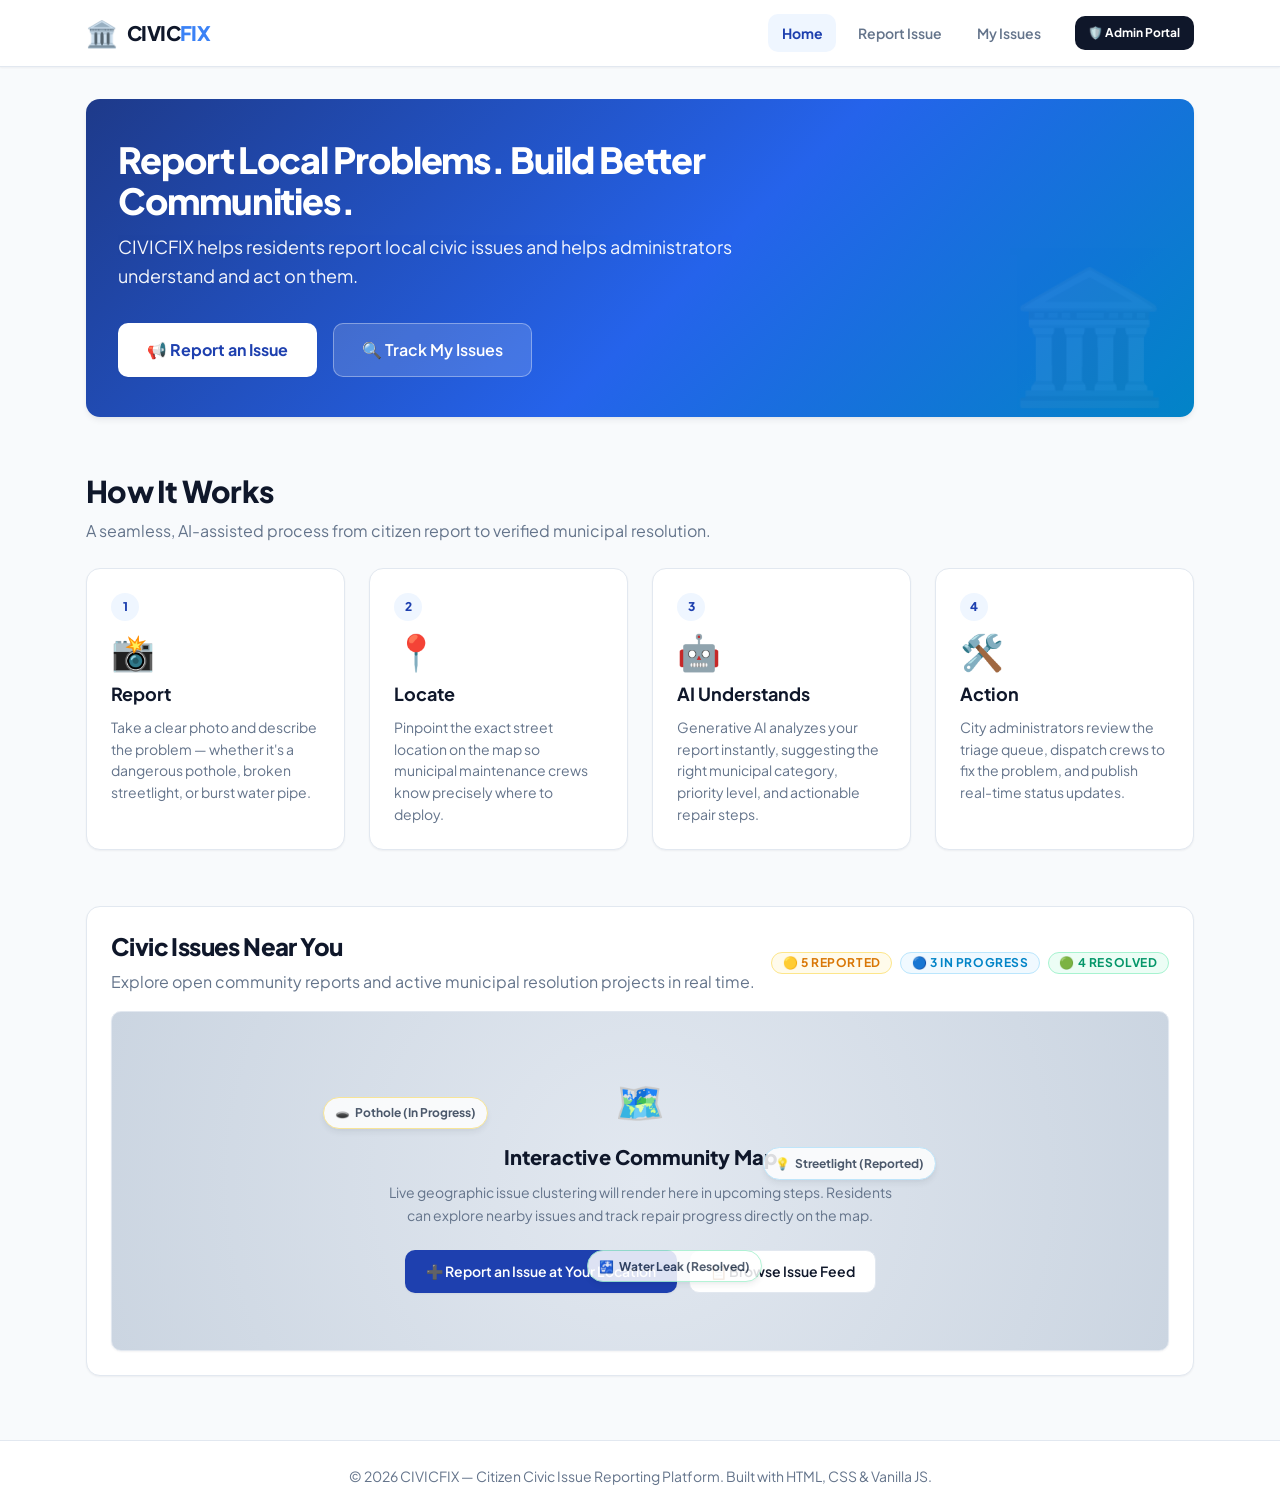
<file: frontend/index.html>
<!DOCTYPE html>
<html lang="en">
<head>
  <meta charset="UTF-8">
  <meta name="viewport" content="width=device-width, initial-scale=1.0">
  <title>CIVICFIX — Report Local Problems. Build Better Communities.</title>
  <!-- Google Fonts -->
  <link rel="preconnect" href="https://fonts.googleapis.com">
  <link rel="preconnect" href="https://fonts.gstatic.com" crossorigin>
  <link href="https://fonts.googleapis.com/css2?family=Plus+Jakarta+Sans:wght@400;500;600;700;800&display=swap" rel="stylesheet">
  <!-- Stylesheets -->
  <link rel="stylesheet" href="css/style.css">
  <link rel="stylesheet" href="css/resident.css">
</head>
<body>

  <!-- Site Navigation Header -->
  <header class="site-header">
    <div class="container navbar">
      <a href="index.html" class="brand-logo">
        <span class="brand-icon">🏛️</span>
        <span class="brand-name">CIVIC<span>FIX</span></span>
      </a>

      <!-- Mobile Hamburger Toggle -->
      <button class="nav-toggle" aria-label="Toggle Navigation" aria-expanded="false">
        ☰
      </button>

      <!-- Navigation Links -->
      <ul class="nav-menu">
        <li><a href="index.html" class="nav-link active">Home</a></li>
        <li><a href="report.html" class="nav-link">Report Issue</a></li>
        <li><a href="issues.html" class="nav-link">My Issues</a></li>
        <li>
          <a href="admin/dashboard.html" class="nav-portal-switch switch-to-admin">
            🛡️ Admin Portal
          </a>
        </li>
      </ul>
    </div>
  </header>

  <!-- Main Content -->
  <main class="container section">
    
    <!-- 1. Hero Section -->
    <section class="resident-hero">
      <h1>Report Local Problems. Build Better Communities.</h1>
      <p>CIVICFIX helps residents report local civic issues and helps administrators understand and act on them.</p>
      
      <div class="hero-btn-group">
        <a href="report.html" class="button button-lg btn-white">
          📢 Report an Issue
        </a>
        <a href="issues.html" class="button button-lg btn-translucent">
          🔍 Track My Issues
        </a>
      </div>
    </section>

    <!-- 2. How It Works Section (4 Cards) -->
    <section class="section-sm">
      <div class="page-header">
        <h2 class="page-title">How It Works</h2>
        <p class="page-subtitle">A seamless, AI-assisted process from citizen report to verified municipal resolution.</p>
      </div>

      <div class="grid grid-cols-4">
        
        <!-- Card 1: Report -->
        <div class="card step-card">
          <div class="step-badge">1</div>
          <div class="step-icon">📸</div>
          <h3 class="step-title">Report</h3>
          <p class="step-desc">
            Take a clear photo and describe the problem — whether it's a dangerous pothole, broken streetlight, or burst water pipe.
          </p>
        </div>

        <!-- Card 2: Locate -->
        <div class="card step-card">
          <div class="step-badge">2</div>
          <div class="step-icon">📍</div>
          <h3 class="step-title">Locate</h3>
          <p class="step-desc">
            Pinpoint the exact street location on the map so municipal maintenance crews know precisely where to deploy.
          </p>
        </div>

        <!-- Card 3: AI Understands -->
        <div class="card step-card">
          <div class="step-badge">3</div>
          <div class="step-icon">🤖</div>
          <h3 class="step-title">AI Understands</h3>
          <p class="step-desc">
            Generative AI analyzes your report instantly, suggesting the right municipal category, priority level, and actionable repair steps.
          </p>
        </div>

        <!-- Card 4: Action -->
        <div class="card step-card">
          <div class="step-badge">4</div>
          <div class="step-icon">🛠️</div>
          <h3 class="step-title">Action</h3>
          <p class="step-desc">
            City administrators review the triage queue, dispatch crews to fix the problem, and publish real-time status updates.
          </p>
        </div>

      </div>
    </section>

    <!-- 3. Civic Issues Preview Section (Map Visual Placeholder) -->
    <section class="section" style="padding-top: var(--space-10);">
      
      <div class="map-preview-wrapper">
        <div class="map-preview-header">
          <div>
            <h2 class="page-title" style="font-size: var(--font-size-2xl);">Civic Issues Near You</h2>
            <p class="page-subtitle">Explore open community reports and active municipal resolution projects in real time.</p>
          </div>

          <div style="display: flex; gap: var(--space-2); flex-wrap: wrap;">
            <span class="status-badge status-reported">🟡 5 Reported</span>
            <span class="status-badge status-in-progress">🔵 3 In Progress</span>
            <span class="status-badge status-resolved">🟢 4 Resolved</span>
          </div>
        </div>

        <!-- Visual Map Placeholder -->
        <div class="map-container map-preview-container">
          
          <!-- Mock Location Pins Overlay -->
          <div class="map-mock-pins">
            <div class="mock-pin pin-1">
              <span>🕳️</span> Pothole (In Progress)
            </div>
            <div class="mock-pin pin-2">
              <span>💡</span> Streetlight (Reported)
            </div>
            <div class="mock-pin pin-3">
              <span>🚰</span> Water Leak (Resolved)
            </div>
          </div>

          <!-- Map Placeholder Central Info Box -->
          <div class="map-placeholder">
            <div class="map-placeholder-icon">🗺️</div>
            <h3 style="font-size: var(--font-size-xl); font-weight: 800; color: var(--color-text-main); margin-bottom: var(--space-2);">
              Interactive Community Map
            </h3>
            <p style="font-size: var(--font-size-sm); color: var(--color-text-muted); max-width: 520px; margin: 0 auto var(--space-6);">
              Live geographic issue clustering will render here in upcoming steps. Residents can explore nearby issues and track repair progress directly on the map.
            </p>
            <div style="display: flex; justify-content: center; gap: var(--space-3); flex-wrap: wrap;">
              <a href="report.html" class="button primary-button">
                ➕ Report an Issue at Your Location
              </a>
              <a href="issues.html" class="button secondary-button">
                📋 Browse Issue Feed
              </a>
            </div>
          </div>

        </div>
      </div>

    </section>

  </main>

  <!-- Site Footer -->
  <footer class="site-footer">
    <div class="container">
      <p>© 2026 CIVICFIX — Citizen Civic Issue Reporting Platform. Built with HTML, CSS & Vanilla JS.</p>
    </div>
  </footer>

  <!-- Scripts -->
  <script src="data/mock-data.js"></script>
  <script src="js/api.js"></script>
  <script src="js/main.js"></script>
</body>
</html>
</file>
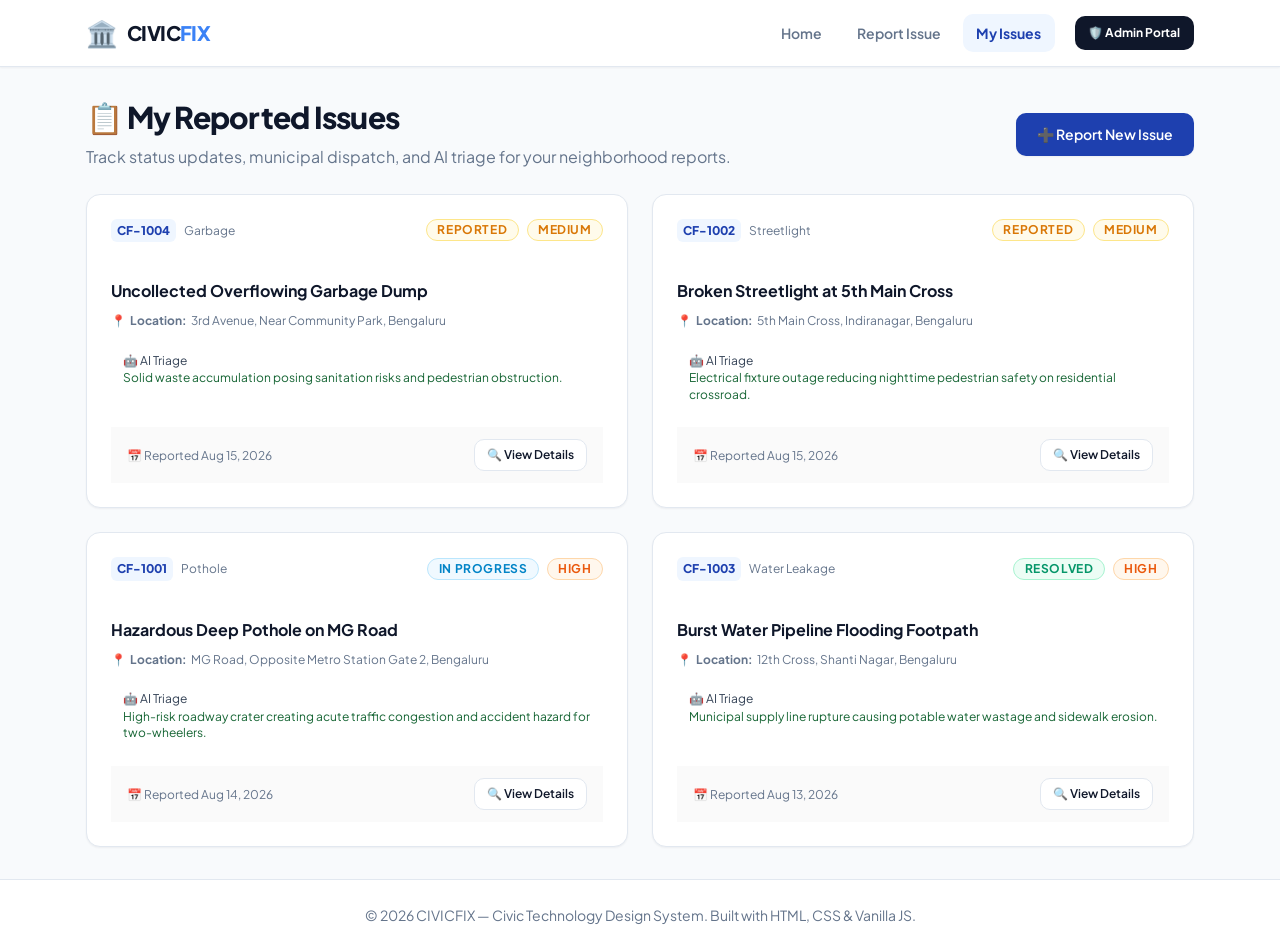
<file: frontend/issues.html>
<!DOCTYPE html>
<html lang="en">
<head>
  <meta charset="UTF-8">
  <meta name="viewport" content="width=device-width, initial-scale=1.0">
  <title>CIVICFIX — My Issues</title>
  <!-- Google Fonts -->
  <link rel="preconnect" href="https://fonts.googleapis.com">
  <link rel="preconnect" href="https://fonts.gstatic.com" crossorigin>
  <link href="https://fonts.googleapis.com/css2?family=Plus+Jakarta+Sans:wght@400;500;600;700;800&display=swap" rel="stylesheet">
  <!-- Stylesheets -->
  <link rel="stylesheet" href="css/style.css">
  <link rel="stylesheet" href="css/resident.css">
</head>
<body>

  <!-- Site Navigation Header -->
  <header class="site-header">
    <div class="container navbar">
      <a href="index.html" class="brand-logo">
        <span class="brand-icon">🏛️</span>
        <span class="brand-name">CIVIC<span>FIX</span></span>
      </a>

      <!-- Mobile Hamburger Toggle -->
      <button class="nav-toggle" aria-label="Toggle Navigation" aria-expanded="false">
        ☰
      </button>

      <!-- Navigation Menu -->
      <ul class="nav-menu">
        <li><a href="index.html" class="nav-link">Home</a></li>
        <li><a href="report.html" class="nav-link">Report Issue</a></li>
        <li><a href="issues.html" class="nav-link active">My Issues</a></li>
        <li>
          <a href="admin/dashboard.html" class="nav-portal-switch switch-to-admin">
            🛡️ Admin Portal
          </a>
        </li>
      </ul>
    </div>
  </header>

  <!-- Main Content Area -->
  <main class="container section">
    
    <div class="page-header flex-between" style="flex-wrap: wrap; gap: var(--space-4);">
      <div>
        <h1 class="page-title">📋 My Reported Issues</h1>
        <p class="page-subtitle">Track status updates, municipal dispatch, and AI triage for your neighborhood reports.</p>
      </div>
      <a href="report.html" class="button primary-button">
        ➕ Report New Issue
      </a>
    </div>

    <!-- Loading State -->
    <div id="issues-loading" class="ai-loading-box" style="display: flex;">
      <div class="ai-spinner"></div>
      <span>Loading your reported issues...</span>
    </div>

    <!-- Error State -->
    <div id="issues-error" class="alert alert-danger" style="display: none;">
      <span>⚠️</span>
      <div>
        <p id="error-message-text" style="font-weight: 700; margin-bottom: var(--space-2);">Unable to load issues.</p>
        <button type="button" id="btn-retry-issues" class="button secondary-button button-sm">
          🔄 Try Again
        </button>
      </div>
    </div>

    <!-- Empty State -->
    <div id="issues-empty" class="card text-center" style="display: none; padding: var(--space-10) var(--space-6);">
      <div style="font-size: 3.5rem; margin-bottom: var(--space-3);">📭</div>
      <h2 style="font-size: var(--font-size-xl); font-weight: 800; color: var(--color-text-main); margin-bottom: var(--space-2);">
        No Reported Issues Found
      </h2>
      <p style="color: var(--color-text-muted); max-width: 460px; margin: 0 auto var(--space-6);">
        You haven't reported any civic issues yet. Spot a pothole, broken streetlight, or water leak? Report it today!
      </p>
      <div>
        <a href="report.html" class="button primary-button">
          📢 Report Your First Issue
        </a>
      </div>
    </div>

    <!-- Issues Cards Grid Container (Loaded via JavaScript) -->
    <div id="issues-grid" class="grid grid-cols-2" style="display: none;">
      <!-- Dynamic issue cards populated by js/issues.js -->
    </div>

  </main>

  <!-- Site Footer -->
  <footer class="site-footer">
    <div class="container">
      <p>© 2026 CIVICFIX — Civic Technology Design System. Built with HTML, CSS & Vanilla JS.</p>
    </div>
  </footer>

  <!-- Scripts -->
  <script src="data/mock-data.js"></script>
  <script src="js/api.js"></script>
  <script src="js/main.js"></script>
  <script src="js/issues.js"></script>
</body>
</html>
</file>
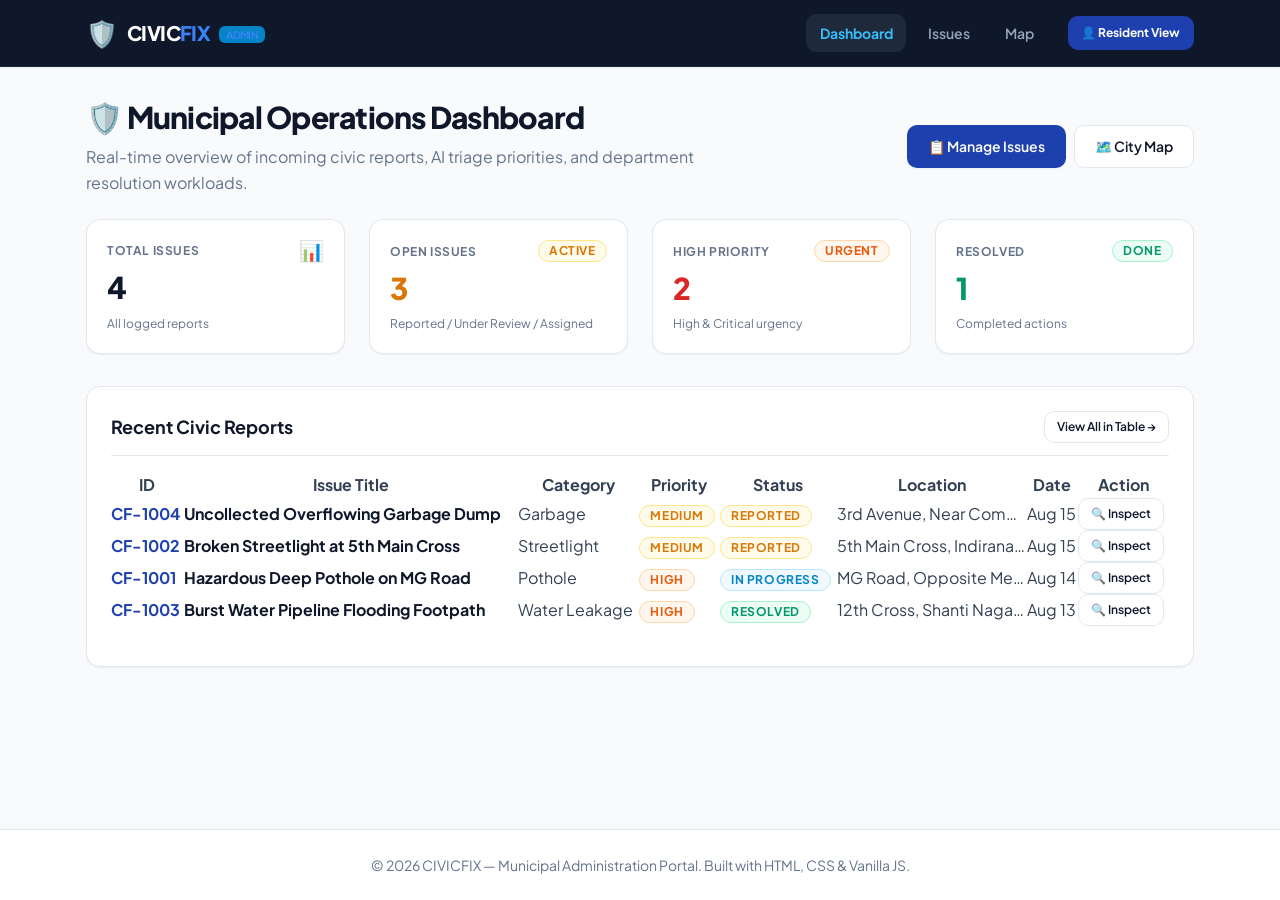
<file: frontend/admin/dashboard.html>
<!DOCTYPE html>
<html lang="en" class="admin-theme">
<head>
  <meta charset="UTF-8">
  <meta name="viewport" content="width=device-width, initial-scale=1.0">
  <title>CIVICFIX Admin — Dashboard</title>
  <!-- Google Fonts -->
  <link rel="preconnect" href="https://fonts.googleapis.com">
  <link rel="preconnect" href="https://fonts.gstatic.com" crossorigin>
  <link href="https://fonts.googleapis.com/css2?family=Plus+Jakarta+Sans:wght@400;500;600;700;800&display=swap" rel="stylesheet">
  <!-- Stylesheets -->
  <link rel="stylesheet" href="../css/style.css">
  <link rel="stylesheet" href="../css/admin.css">
</head>
<body class="admin-theme">

  <!-- Admin Site Navigation Header -->
  <header class="site-header">
    <div class="container navbar">
      <a href="dashboard.html" class="brand-logo">
        <span class="brand-icon">🛡️</span>
        <span class="brand-name">CIVIC<span>FIX</span> <span class="brand-badge">ADMIN</span></span>
      </a>

      <button class="nav-toggle" aria-label="Toggle Navigation" aria-expanded="false">
        ☰
      </button>

      <ul class="nav-menu">
        <li><a href="dashboard.html" class="nav-link active">Dashboard</a></li>
        <li><a href="issues.html" class="nav-link">Issues</a></li>
        <li><a href="map.html" class="nav-link">Map</a></li>
        <li>
          <a href="../index.html" class="nav-portal-switch switch-to-resident">
            👤 Resident View
          </a>
        </li>
      </ul>
    </div>
  </header>

  <!-- Main Content Area -->
  <main class="container section">
    
    <div class="page-header flex-between" style="flex-wrap: wrap; gap: var(--space-4);">
      <div>
        <h1 class="page-title">🛡️ Municipal Operations Dashboard</h1>
        <p class="page-subtitle">Real-time overview of incoming civic reports, AI triage priorities, and department resolution workloads.</p>
      </div>
      <div style="display: flex; gap: var(--space-2); flex-wrap: wrap;">
        <a href="issues.html" class="button primary-button">📋 Manage Issues</a>
        <a href="map.html" class="button secondary-button">🗺️ City Map</a>
      </div>
    </div>

    <!-- 4 Key Admin Statistics Cards -->
    <div class="grid grid-cols-4" style="margin-bottom: var(--space-8);">
      
      <!-- Stat 1: Total Issues -->
      <div class="stat-card">
        <div class="stat-header">
          <span class="stat-title">Total Issues</span>
          <span class="stat-icon">📊</span>
        </div>
        <div id="stat-total" class="stat-value">--</div>
        <div class="stat-footer">All logged reports</div>
      </div>

      <!-- Stat 2: Open Issues -->
      <div class="stat-card">
        <div class="stat-header">
          <span class="stat-title">Open Issues</span>
          <span class="status-badge status-reported">Active</span>
        </div>
        <div id="stat-open" class="stat-value" style="color: var(--color-warning);">--</div>
        <div class="stat-footer">Reported / Under Review / Assigned</div>
      </div>

      <!-- Stat 3: High Priority -->
      <div class="stat-card">
        <div class="stat-header">
          <span class="stat-title">High Priority</span>
          <span class="priority-badge priority-high">Urgent</span>
        </div>
        <div id="stat-high" class="stat-value" style="color: var(--color-danger);">--</div>
        <div class="stat-footer">High & Critical urgency</div>
      </div>

      <!-- Stat 4: Resolved -->
      <div class="stat-card">
        <div class="stat-header">
          <span class="stat-title">Resolved</span>
          <span class="status-badge status-resolved">Done</span>
        </div>
        <div id="stat-resolved" class="stat-value" style="color: var(--color-success);">--</div>
        <div class="stat-footer">Completed actions</div>
      </div>

    </div>

    <!-- Recent Issues Section -->
    <div class="card">
      <div class="card-header flex-between" style="flex-wrap: wrap; gap: var(--space-2);">
        <h2 class="card-title">Recent Civic Reports</h2>
        <a href="issues.html" class="button secondary-button button-sm">View All in Table →</a>
      </div>
      <div class="card-body" style="padding: 0; overflow-x: auto;">
        
        <table class="table" style="width: 100%; border-collapse: collapse;">
          <thead>
            <tr>
              <th>ID</th>
              <th>Issue Title</th>
              <th>Category</th>
              <th>Priority</th>
              <th>Status</th>
              <th>Location</th>
              <th>Date</th>
              <th>Action</th>
            </tr>
          </thead>
          <tbody id="recent-issues-tbody">
            <tr>
              <td colspan="8" style="text-align: center; padding: var(--space-6); color: var(--color-text-muted);">
                Loading recent issues...
              </td>
            </tr>
          </tbody>
        </table>

      </div>
    </div>

  </main>

  <!-- Site Footer -->
  <footer class="site-footer">
    <div class="container">
      <p>© 2026 CIVICFIX — Municipal Administration Portal. Built with HTML, CSS & Vanilla JS.</p>
    </div>
  </footer>

  <!-- Scripts -->
  <script src="../data/mock-data.js"></script>
  <script src="../js/api.js"></script>
  <script src="../js/main.js"></script>
  <script src="../js/admin-dashboard.js"></script>
</body>
</html>
</file>
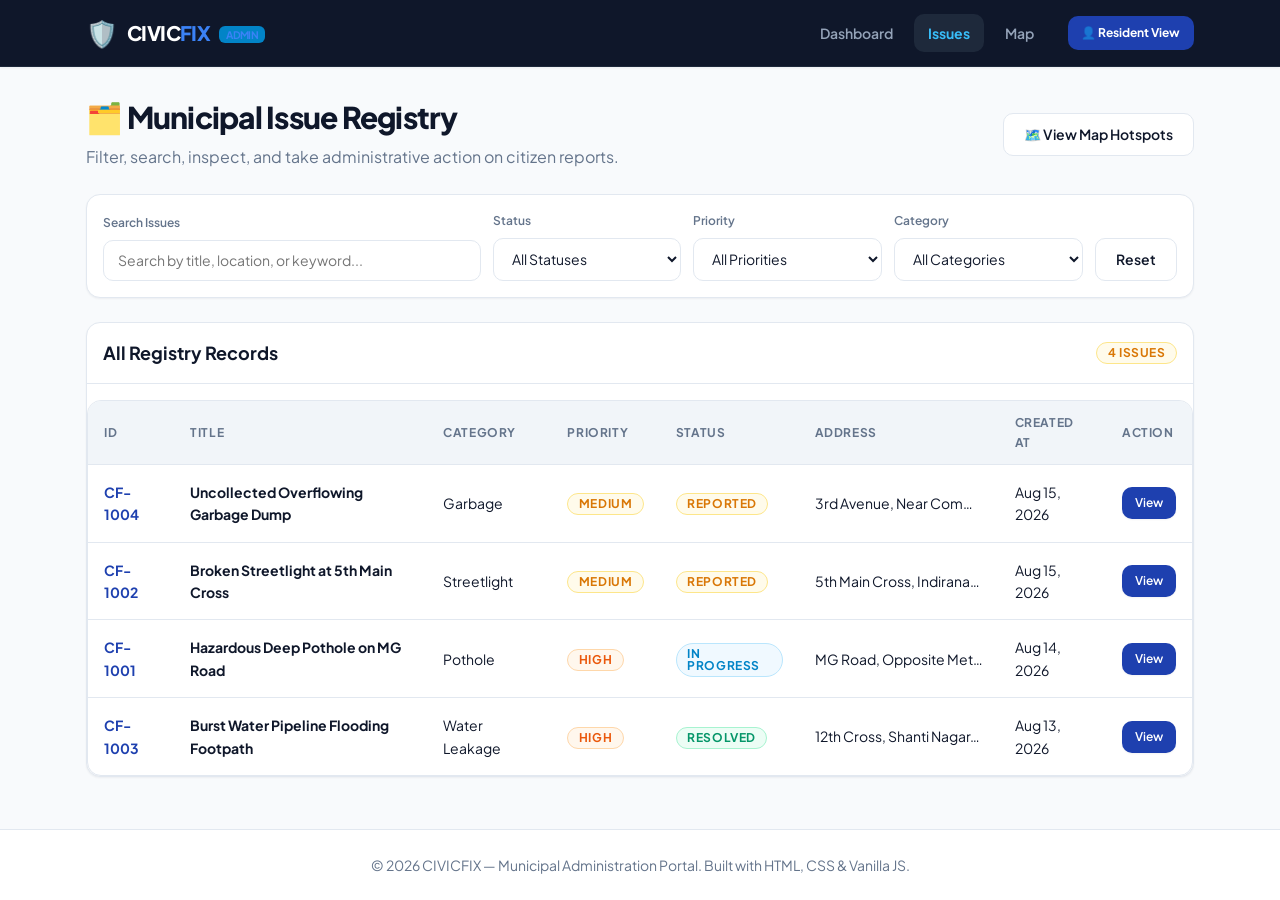
<file: frontend/admin/issues.html>
<!DOCTYPE html>
<html lang="en" class="admin-theme">
<head>
  <meta charset="UTF-8">
  <meta name="viewport" content="width=device-width, initial-scale=1.0">
  <title>CIVICFIX Admin — Manage Issues</title>
  <!-- Google Fonts -->
  <link rel="preconnect" href="https://fonts.googleapis.com">
  <link rel="preconnect" href="https://fonts.gstatic.com" crossorigin>
  <link href="https://fonts.googleapis.com/css2?family=Plus+Jakarta+Sans:wght@400;500;600;700;800&display=swap" rel="stylesheet">
  <!-- Stylesheets -->
  <link rel="stylesheet" href="../css/style.css">
  <link rel="stylesheet" href="../css/admin.css">
</head>
<body class="admin-theme">

  <!-- Admin Site Navigation Header -->
  <header class="site-header">
    <div class="container navbar">
      <a href="dashboard.html" class="brand-logo">
        <span class="brand-icon">🛡️</span>
        <span class="brand-name">CIVIC<span>FIX</span> <span class="brand-badge">ADMIN</span></span>
      </a>

      <button class="nav-toggle" aria-label="Toggle Navigation" aria-expanded="false">
        ☰
      </button>

      <ul class="nav-menu">
        <li><a href="dashboard.html" class="nav-link">Dashboard</a></li>
        <li><a href="issues.html" class="nav-link active">Issues</a></li>
        <li><a href="map.html" class="nav-link">Map</a></li>
        <li>
          <a href="../index.html" class="nav-portal-switch switch-to-resident">
            👤 Resident View
          </a>
        </li>
      </ul>
    </div>
  </header>

  <!-- Main Content Area -->
  <main class="container section">
    
    <div class="page-header flex-between" style="flex-wrap: wrap; gap: var(--space-4);">
      <div>
        <h1 class="page-title">🗂️ Municipal Issue Registry</h1>
        <p class="page-subtitle">Filter, search, inspect, and take administrative action on citizen reports.</p>
      </div>
      <div style="display: flex; gap: var(--space-2); flex-wrap: wrap;">
        <a href="map.html" class="button secondary-button">🗺️ View Map Hotspots</a>
      </div>
    </div>

    <!-- Filter & Search Toolbar -->
    <div class="card" style="margin-bottom: var(--space-6); padding: var(--space-4);">
      <div style="display: grid; grid-template-columns: 2fr 1fr 1fr 1fr auto; gap: var(--space-3); align-items: end;">
        
        <!-- Search -->
        <div>
          <label for="filter-search" class="form-label" style="font-size: var(--font-size-xs); color: var(--color-text-muted);">
            Search Issues
          </label>
          <input 
            type="text" 
            id="filter-search" 
            class="input" 
            placeholder="Search by title, location, or keyword..."
          >
        </div>

        <!-- Status Filter -->
        <div>
          <label for="filter-status" class="form-label" style="font-size: var(--font-size-xs); color: var(--color-text-muted);">
            Status
          </label>
          <select id="filter-status" class="select">
            <option value="">All Statuses</option>
            <option value="REPORTED">REPORTED</option>
            <option value="IN_REVIEW">UNDER REVIEW</option>
            <option value="ASSIGNED">ASSIGNED</option>
            <option value="IN_PROGRESS">IN PROGRESS</option>
            <option value="RESOLVED">RESOLVED</option>
            <option value="REJECTED">REJECTED</option>
          </select>
        </div>

        <!-- Priority Filter -->
        <div>
          <label for="filter-priority" class="form-label" style="font-size: var(--font-size-xs); color: var(--color-text-muted);">
            Priority
          </label>
          <select id="filter-priority" class="select">
            <option value="">All Priorities</option>
            <option value="CRITICAL">CRITICAL</option>
            <option value="HIGH">HIGH</option>
            <option value="MEDIUM">MEDIUM</option>
            <option value="LOW">LOW</option>
          </select>
        </div>

        <!-- Category Filter -->
        <div>
          <label for="filter-category" class="form-label" style="font-size: var(--font-size-xs); color: var(--color-text-muted);">
            Category
          </label>
          <select id="filter-category" class="select">
            <option value="">All Categories</option>
            <option value="Pothole">Pothole</option>
            <option value="Garbage">Garbage</option>
            <option value="Streetlight">Streetlight</option>
            <option value="Water Leakage">Water Leakage</option>
            <option value="Drainage">Drainage</option>
            <option value="Road Damage">Road Damage</option>
            <option value="Other">Other</option>
          </select>
        </div>

        <!-- Reset Button -->
        <div>
          <button type="button" id="btn-reset-filters" class="button secondary-button" style="white-space: nowrap;">
            Reset
          </button>
        </div>

      </div>
    </div>

    <!-- Table Container -->
    <div class="card" style="padding: 0; overflow: hidden;">
      <div class="card-header flex-between" style="padding: var(--space-4);">
        <h2 class="card-title">All Registry Records</h2>
        <span id="filtered-count-badge" class="status-badge status-reported">Loading...</span>
      </div>

      <div class="table-responsive">
        <table class="table admin-table" style="width: 100%; border-collapse: collapse;">
          <thead>
            <tr>
              <th>ID</th>
              <th>Title</th>
              <th>Category</th>
              <th>Priority</th>
              <th>Status</th>
              <th>Address</th>
              <th>Created At</th>
              <th>Action</th>
            </tr>
          </thead>
          <tbody id="admin-issues-tbody">
            <tr>
              <td colspan="8" style="text-align: center; padding: var(--space-8); color: var(--color-text-muted);">
                Loading issues registry...
              </td>
            </tr>
          </tbody>
        </table>
      </div>
    </div>

  </main>

  <!-- Site Footer -->
  <footer class="site-footer">
    <div class="container">
      <p>© 2026 CIVICFIX — Municipal Administration Portal. Built with HTML, CSS & Vanilla JS.</p>
    </div>
  </footer>

  <!-- Scripts -->
  <script src="../data/mock-data.js"></script>
  <script src="../js/api.js"></script>
  <script src="../js/main.js"></script>
  <script src="../js/admin-issues.js"></script>
</body>
</html>
</file>
<file: frontend/css/style.css>
/* ==========================================================================
   CIVICFIX — Design System & Common Stylesheet (css/style.css)
   Professional, accessible, responsive Vanilla CSS
   ========================================================================== */

/* --------------------------------------------------------------------------
   1. Design Tokens & CSS Custom Properties
   -------------------------------------------------------------------------- */
:root {
  /* Brand Palette — Civic Blue */
  --color-primary: #1e40af;          /* Deep Civic Blue */
  --color-primary-light: #3b82f6;    /* Vibrant Action Blue */
  --color-primary-hover: #1d4ed8;    /* Focused Blue */
  --color-primary-subtle: #eff6ff;   /* Light Blue Tint */
  --color-primary-border: #bfdbfe;   /* Border Accent */

  /* Semantic State Colors */
  --color-success: #059669;          /* Emerald Green (Resolved) */
  --color-success-subtle: #ecfdf5;
  --color-success-border: #a7f3d0;
  
  --color-warning: #d97706;          /* Amber (In Review / Reported) */
  --color-warning-subtle: #fffbeb;
  --color-warning-border: #fde68a;

  --color-danger: #dc2626;           /* Crimson Red (Critical / Rejected) */
  --color-danger-subtle: #fef2f2;
  --color-danger-border: #fecaca;

  --color-info: #0284c7;             /* Cyan/Sky (In Progress) */
  --color-info-subtle: #f0f9ff;
  --color-info-border: #bae6fd;

  /* Priority Palette */
  --priority-low: #475569;
  --priority-low-bg: #f1f5f9;
  --priority-medium: #d97706;
  --priority-medium-bg: #fffbeb;
  --priority-high: #ea580c;
  --priority-high-bg: #fff7ed;
  --priority-critical: #dc2626;
  --priority-critical-bg: #fef2f2;

  /* Neutrals, Surfaces & Backgrounds */
  --color-bg: #f8fafc;               /* Soft Clean Background */
  --color-surface: #ffffff;          /* Pure White Card Surface */
  --color-surface-muted: #f1f5f9;    /* Alt Surface */
  --color-border: #e2e8f0;           /* Subtle Dividers */
  --color-border-hover: #cbd5e1;
  
  /* Typography Colors */
  --color-text-main: #0f172a;        /* High Contrast Dark Slate */
  --color-text-body: #334155;        /* Standard Body Slate */
  --color-text-muted: #64748b;       /* Secondary Muted Slate */
  --color-text-inverse: #ffffff;     /* White on Dark */

  /* Typography Scale */
  --font-sans: 'Plus Jakarta Sans', -apple-system, BlinkMacSystemFont, 'Segoe UI', Roboto, Helvetica, Arial, sans-serif;
  --font-size-xs: 0.75rem;    /* 12px */
  --font-size-sm: 0.875rem;   /* 14px */
  --font-size-base: 1rem;     /* 16px */
  --font-size-lg: 1.125rem;   /* 18px */
  --font-size-xl: 1.25rem;    /* 20px */
  --font-size-2xl: 1.5rem;    /* 24px */
  --font-size-3xl: 1.875rem;  /* 30px */
  --font-size-4xl: 2.25rem;   /* 36px */

  /* Spacing Scale */
  --space-1: 0.25rem;   /* 4px */
  --space-2: 0.5rem;    /* 8px */
  --space-3: 0.75rem;   /* 12px */
  --space-4: 1rem;      /* 16px */
  --space-5: 1.25rem;   /* 20px */
  --space-6: 1.5rem;    /* 24px */
  --space-8: 2rem;      /* 32px */
  --space-10: 2.5rem;   /* 40px */
  --space-12: 3rem;     /* 48px */

  /* Shadows & Depth */
  --shadow-sm: 0 1px 2px 0 rgba(15, 23, 42, 0.05);
  --shadow-md: 0 4px 6px -1px rgba(15, 23, 42, 0.07), 0 2px 4px -2px rgba(15, 23, 42, 0.05);
  --shadow-lg: 0 10px 15px -3px rgba(15, 23, 42, 0.08), 0 4px 6px -4px rgba(15, 23, 42, 0.04);

  /* Radii */
  --radius-sm: 6px;
  --radius-md: 10px;
  --radius-lg: 14px;
  --radius-full: 9999px;

  /* Transitions */
  --transition-fast: 0.15s ease;
  --transition-normal: 0.25s ease;
}

/* --------------------------------------------------------------------------
   2. Base Reset
   -------------------------------------------------------------------------- */
*, *::before, *::after {
  margin: 0;
  padding: 0;
  box-sizing: border-box;
}

html {
  font-size: 16px;
  scroll-behavior: smooth;
}

body {
  font-family: var(--font-sans);
  background-color: var(--color-bg);
  color: var(--color-text-body);
  line-height: 1.6;
  min-height: 100vh;
  display: flex;
  flex-direction: column;
  -webkit-font-smoothing: antialiased;
}

/* --------------------------------------------------------------------------
   3. Core Reusable Layout Components
   -------------------------------------------------------------------------- */

/* .container */
.container {
  width: 100%;
  max-width: 1140px;
  margin-left: auto;
  margin-right: auto;
  padding-left: var(--space-4);
  padding-right: var(--space-4);
}

/* .section */
.section {
  padding-top: var(--space-8);
  padding-bottom: var(--space-8);
}

.section-sm {
  padding-top: var(--space-4);
  padding-bottom: var(--space-4);
}

.section-lg {
  padding-top: var(--space-12);
  padding-bottom: var(--space-12);
}

/* .page-header */
.page-header {
  margin-bottom: var(--space-6);
}

.page-title {
  font-size: var(--font-size-3xl);
  font-weight: 800;
  color: var(--color-text-main);
  letter-spacing: -0.025em;
  line-height: 1.25;
  margin-bottom: var(--space-2);
}

.page-subtitle {
  font-size: var(--font-size-base);
  color: var(--color-text-muted);
  max-width: 680px;
}

/* --------------------------------------------------------------------------
   4. Reusable Cards (.card)
   -------------------------------------------------------------------------- */
.card {
  background-color: var(--color-surface);
  border: 1px solid var(--color-border);
  border-radius: var(--radius-lg);
  padding: var(--space-6);
  box-shadow: var(--shadow-sm);
  transition: box-shadow var(--transition-normal), border-color var(--transition-normal);
}

.card:hover {
  border-color: var(--color-border-hover);
  box-shadow: var(--shadow-md);
}

.card-header {
  display: flex;
  align-items: center;
  justify-content: space-between;
  margin-bottom: var(--space-4);
  padding-bottom: var(--space-3);
  border-bottom: 1px solid var(--color-border);
}

.card-title {
  font-size: var(--font-size-lg);
  font-weight: 700;
  color: var(--color-text-main);
}

.card-body {
  margin-bottom: var(--space-4);
}

.card-footer {
  display: flex;
  align-items: center;
  justify-content: space-between;
  padding-top: var(--space-3);
  border-top: 1px solid var(--color-border);
  font-size: var(--font-size-sm);
  color: var(--color-text-muted);
}

/* --------------------------------------------------------------------------
   5. Reusable Buttons (.button, .primary-button, .secondary-button)
   -------------------------------------------------------------------------- */
.button {
  display: inline-flex;
  align-items: center;
  justify-content: center;
  gap: var(--space-2);
  padding: 0.625rem 1.25rem;
  font-family: inherit;
  font-size: var(--font-size-sm);
  font-weight: 600;
  line-height: 1.5;
  border-radius: var(--radius-md);
  text-decoration: none;
  cursor: pointer;
  border: 1px solid transparent;
  transition: all var(--transition-fast);
  white-space: nowrap;
}

.button:disabled {
  opacity: 0.6;
  cursor: not-allowed;
  pointer-events: none;
}

/* .primary-button */
.primary-button,
.button.primary-button {
  background-color: var(--color-primary);
  color: var(--color-text-inverse);
  box-shadow: var(--shadow-sm);
}

.primary-button:hover,
.button.primary-button:hover {
  background-color: var(--color-primary-hover);
  color: var(--color-text-inverse);
  box-shadow: var(--shadow-md);
}

/* .secondary-button */
.secondary-button,
.button.secondary-button {
  background-color: var(--color-surface);
  color: var(--color-text-main);
  border-color: var(--color-border);
}

.secondary-button:hover,
.button.secondary-button:hover {
  background-color: var(--color-surface-muted);
  border-color: var(--color-border-hover);
}

/* Modifier buttons */
.button-sm {
  padding: 0.375rem 0.75rem;
  font-size: var(--font-size-xs);
}

.button-lg {
  padding: 0.875rem 1.75rem;
  font-size: var(--font-size-base);
}

.button-danger {
  background-color: var(--color-danger);
  color: #ffffff;
}

.button-danger:hover {
  background-color: #b91c1c;
}

/* --------------------------------------------------------------------------
   6. Badges (.status-badge, .priority-badge)
   -------------------------------------------------------------------------- */
.status-badge,
.priority-badge {
  display: inline-flex;
  align-items: center;
  gap: 0.35rem;
  padding: 0.25rem 0.65rem;
  font-size: var(--font-size-xs);
  font-weight: 700;
  border-radius: var(--radius-full);
  text-transform: uppercase;
  letter-spacing: 0.05em;
  line-height: 1;
}

/* Status variants */
.status-reported,
.status-badge.status-reported {
  background-color: var(--color-warning-subtle);
  color: var(--color-warning);
  border: 1px solid var(--color-warning-border);
}

.status-in-review,
.status-badge.status-in-review {
  background-color: #f3e8ff;
  color: #7e22ce;
  border: 1px solid #d8b4fe;
}

.status-in-progress,
.status-badge.status-in-progress {
  background-color: var(--color-info-subtle);
  color: var(--color-info);
  border: 1px solid var(--color-info-border);
}

.status-resolved,
.status-badge.status-resolved {
  background-color: var(--color-success-subtle);
  color: var(--color-success);
  border: 1px solid var(--color-success-border);
}

.status-rejected,
.status-badge.status-rejected {
  background-color: var(--color-danger-subtle);
  color: var(--color-danger);
  border: 1px solid var(--color-danger-border);
}

/* Priority variants */
.priority-low,
.priority-badge.priority-low {
  background-color: var(--priority-low-bg);
  color: var(--priority-low);
  border: 1px solid var(--color-border);
}

.priority-medium,
.priority-badge.priority-medium {
  background-color: var(--priority-medium-bg);
  color: var(--priority-medium);
  border: 1px solid var(--color-warning-border);
}

.priority-high,
.priority-badge.priority-high {
  background-color: var(--priority-high-bg);
  color: var(--priority-high);
  border: 1px solid #fed7aa;
}

.priority-critical,
.priority-badge.priority-critical {
  background-color: var(--priority-critical-bg);
  color: var(--priority-critical);
  border: 1px solid var(--color-danger-border);
}

/* --------------------------------------------------------------------------
   7. Form Controls (.form-group, .input, .textarea) & Validation
   -------------------------------------------------------------------------- */
.form-group {
  margin-bottom: var(--space-5);
}

.form-label {
  display: block;
  font-size: var(--font-size-sm);
  font-weight: 600;
  color: var(--color-text-main);
  margin-bottom: var(--space-2);
}

.form-label .required {
  color: var(--color-danger);
  margin-left: 2px;
}

.input,
.textarea,
.select {
  width: 100%;
  padding: 0.65rem 0.875rem;
  font-family: inherit;
  font-size: var(--font-size-sm);
  color: var(--color-text-main);
  background-color: var(--color-surface);
  border: 1px solid var(--color-border);
  border-radius: var(--radius-md);
  transition: border-color var(--transition-fast), box-shadow var(--transition-fast);
}

.input:focus,
.textarea:focus,
.select:focus {
  outline: none;
  border-color: var(--color-primary-light);
  box-shadow: 0 0 0 3px rgba(59, 130, 246, 0.15);
}

.textarea {
  min-height: 110px;
  resize: vertical;
}

/* Validation Feedback States */
.input.is-invalid,
.textarea.is-invalid,
.select.is-invalid {
  border-color: var(--color-danger);
  background-color: #fffafa;
}

.input.is-invalid:focus,
.textarea.is-invalid:focus,
.select.is-invalid:focus {
  box-shadow: 0 0 0 3px rgba(220, 38, 38, 0.15);
}

.input.is-valid,
.textarea.is-valid,
.select.is-valid {
  border-color: var(--color-success);
}

.error-message {
  font-size: var(--font-size-xs);
  color: var(--color-danger);
  margin-top: var(--space-1);
  display: none;
  font-weight: 600;
}

.error-message.show {
  display: block;
}

.form-hint {
  font-size: var(--font-size-xs);
  color: var(--color-text-muted);
  margin-top: var(--space-1);
}

/* Alert Notification Banners */
.alert {
  padding: var(--space-4) var(--space-5);
  border-radius: var(--radius-md);
  font-size: var(--font-size-sm);
  margin-bottom: var(--space-6);
  display: none;
  align-items: flex-start;
  gap: var(--space-3);
  line-height: 1.5;
}

.alert.show {
  display: flex;
}

.alert-success {
  background-color: var(--color-success-subtle);
  border: 1px solid var(--color-success-border);
  color: #065f46;
}

.alert-danger {
  background-color: var(--color-danger-subtle);
  border: 1px solid var(--color-danger-border);
  color: #991b1b;
}

/* --------------------------------------------------------------------------
   8. Map Container (.map-container)
   -------------------------------------------------------------------------- */
.map-container {
  width: 100%;
  min-height: 320px;
  background-color: #e2e8f0;
  border: 1px solid var(--color-border);
  border-radius: var(--radius-lg);
  overflow: hidden;
  position: relative;
  display: flex;
  flex-direction: column;
  align-items: center;
  justify-content: center;
  box-shadow: var(--shadow-sm);
}

.map-placeholder {
  text-align: center;
  padding: var(--space-6);
  color: var(--color-text-muted);
}

.map-placeholder-icon {
  font-size: 2.5rem;
  margin-bottom: var(--space-2);
}

/* --------------------------------------------------------------------------
   9. Navigation Header & Responsive Bar
   -------------------------------------------------------------------------- */
.site-header {
  background-color: var(--color-surface);
  border-bottom: 1px solid var(--color-border);
  box-shadow: var(--shadow-sm);
  position: sticky;
  top: 0;
  z-index: 1000;
}

.navbar {
  display: flex;
  align-items: center;
  justify-content: space-between;
  padding-top: 0.85rem;
  padding-bottom: 0.85rem;
}

/* Logo */
.brand-logo {
  display: flex;
  align-items: center;
  gap: 0.6rem;
  text-decoration: none;
  color: var(--color-text-main);
  font-size: 1.25rem;
  font-weight: 800;
  letter-spacing: -0.03em;
}

.brand-logo .brand-icon {
  font-size: 1.6rem;
  line-height: 1;
}

.brand-logo .brand-name span {
  color: var(--color-primary-light);
}

.brand-badge {
  font-size: 0.65rem;
  font-weight: 700;
  background-color: #0f172a;
  color: #38bdf8;
  padding: 2px 7px;
  border-radius: var(--radius-sm);
  text-transform: uppercase;
  margin-left: 0.35rem;
  vertical-align: middle;
}

/* Desktop Navigation Menu */
.nav-menu {
  display: flex;
  align-items: center;
  gap: var(--space-2);
  list-style: none;
}

.nav-link {
  display: inline-block;
  padding: 0.5rem 0.85rem;
  color: var(--color-text-muted);
  font-size: var(--font-size-sm);
  font-weight: 600;
  text-decoration: none;
  border-radius: var(--radius-md);
  transition: all var(--transition-fast);
}

.nav-link:hover {
  color: var(--color-text-main);
  background-color: var(--color-surface-muted);
}

.nav-link.active {
  color: var(--color-primary);
  background-color: var(--color-primary-subtle);
  font-weight: 700;
}

.nav-portal-switch {
  margin-left: var(--space-3);
  padding: 0.45rem 0.85rem;
  font-size: var(--font-size-xs);
  font-weight: 700;
  border-radius: var(--radius-md);
  text-decoration: none;
  display: inline-flex;
  align-items: center;
  gap: 0.35rem;
  transition: all var(--transition-fast);
}

.switch-to-admin {
  background-color: #0f172a;
  color: #ffffff;
}

.switch-to-admin:hover {
  background-color: #1e293b;
}

.switch-to-resident {
  background-color: var(--color-primary);
  color: #ffffff;
}

.switch-to-resident:hover {
  background-color: var(--color-primary-hover);
}

/* Mobile Hamburger Toggle */
.nav-toggle {
  display: none;
  background: transparent;
  border: 1px solid var(--color-border);
  border-radius: var(--radius-md);
  padding: 0.5rem 0.65rem;
  font-size: 1.25rem;
  cursor: pointer;
  color: var(--color-text-main);
}

/* --------------------------------------------------------------------------
   10. Grid Layout Utilities
   -------------------------------------------------------------------------- */
.grid {
  display: grid;
  gap: var(--space-6);
}

.grid-cols-2 { grid-template-columns: repeat(2, 1fr); }
.grid-cols-3 { grid-template-columns: repeat(3, 1fr); }
.grid-cols-4 { grid-template-columns: repeat(4, 1fr); }

.flex-center {
  display: flex;
  align-items: center;
  justify-content: center;
}

.flex-between {
  display: flex;
  align-items: center;
  justify-content: space-between;
}

/* --------------------------------------------------------------------------
   11. Footer
   -------------------------------------------------------------------------- */
.site-footer {
  background-color: var(--color-surface);
  border-top: 1px solid var(--color-border);
  padding: var(--space-6) 0;
  margin-top: auto;
  text-align: center;
  font-size: var(--font-size-sm);
  color: var(--color-text-muted);
}

/* --------------------------------------------------------------------------
   12. Responsive Breakpoints (Mobile & Tablet)
   -------------------------------------------------------------------------- */
@media (max-width: 840px) {
  .nav-toggle {
    display: block;
  }

  .nav-menu {
    position: absolute;
    top: 100%;
    left: 0;
    right: 0;
    background-color: var(--color-surface);
    border-bottom: 1px solid var(--color-border);
    flex-direction: column;
    align-items: stretch;
    padding: var(--space-4);
    box-shadow: var(--shadow-lg);
    display: none;
  }

  .nav-menu.open {
    display: flex;
  }

  .nav-link {
    padding: 0.75rem 1rem;
  }

  .nav-portal-switch {
    margin-left: 0;
    margin-top: var(--space-2);
    justify-content: center;
    padding: 0.75rem;
  }

  .grid-cols-2,
  .grid-cols-3,
  .grid-cols-4 {
    grid-template-columns: 1fr;
  }

  .page-title {
    font-size: var(--font-size-2xl);
  }
}
</file>
<file: frontend/css/resident.css>
/* ==========================================================================
   CIVICFIX — Resident Portal Stylesheet (css/resident.css)
   Citizen-facing landing hero, 4-step workflow, map preview, AI card, and forms
   ========================================================================== */

/* Hero Banner */
.resident-hero {
  background: linear-gradient(135deg, #1e3a8a 0%, #2563eb 55%, #0284c7 100%);
  color: var(--color-text-inverse);
  padding: var(--space-10) var(--space-8);
  border-radius: var(--radius-lg);
  margin-bottom: var(--space-10);
  box-shadow: var(--shadow-md);
  position: relative;
  overflow: hidden;
}

.resident-hero::after {
  content: "🏛️";
  position: absolute;
  right: var(--space-6);
  bottom: -15px;
  font-size: 8rem;
  opacity: 0.08;
  pointer-events: none;
}

.resident-hero h1 {
  font-size: var(--font-size-4xl);
  font-weight: 800;
  letter-spacing: -0.03em;
  line-height: 1.15;
  margin-bottom: var(--space-3);
  max-width: 780px;
}

.resident-hero p {
  font-size: var(--font-size-lg);
  opacity: 0.95;
  max-width: 650px;
  margin-bottom: var(--space-8);
  line-height: 1.6;
}

.hero-btn-group {
  display: flex;
  flex-wrap: wrap;
  gap: var(--space-4);
  align-items: center;
}

.hero-btn-group .btn-white {
  background-color: #ffffff;
  color: #1e40af;
  font-weight: 700;
  box-shadow: var(--shadow-sm);
}

.hero-btn-group .btn-white:hover {
  background-color: #f1f5f9;
  color: #1d4ed8;
  box-shadow: var(--shadow-md);
}

.hero-btn-group .btn-translucent {
  background-color: rgba(255, 255, 255, 0.15);
  border: 1px solid rgba(255, 255, 255, 0.35);
  color: #ffffff;
  font-weight: 600;
}

.hero-btn-group .btn-translucent:hover {
  background-color: rgba(255, 255, 255, 0.25);
  border-color: rgba(255, 255, 255, 0.5);
  color: #ffffff;
}

/* 4-Step "How It Works" Cards */
.step-card {
  display: flex;
  flex-direction: column;
  height: 100%;
  position: relative;
  transition: transform var(--transition-fast), box-shadow var(--transition-fast);
}

.step-card:hover {
  transform: translateY(-3px);
  box-shadow: var(--shadow-md);
}

.step-badge {
  display: inline-flex;
  align-items: center;
  justify-content: center;
  width: 28px;
  height: 28px;
  border-radius: var(--radius-full);
  background-color: var(--color-primary-subtle);
  color: var(--color-primary);
  font-weight: 800;
  font-size: var(--font-size-xs);
  margin-bottom: var(--space-3);
}

.step-icon {
  font-size: 2.2rem;
  margin-bottom: var(--space-3);
  line-height: 1;
}

.step-title {
  font-size: var(--font-size-lg);
  font-weight: 700;
  color: var(--color-text-main);
  margin-bottom: var(--space-2);
}

.step-desc {
  font-size: var(--font-size-sm);
  color: var(--color-text-muted);
  line-height: 1.55;
}

/* Map Preview Section */
.map-preview-wrapper {
  background-color: var(--color-surface);
  border: 1px solid var(--color-border);
  border-radius: var(--radius-lg);
  padding: var(--space-6);
  box-shadow: var(--shadow-sm);
}

.map-preview-header {
  display: flex;
  justify-content: space-between;
  align-items: center;
  flex-wrap: wrap;
  gap: var(--space-3);
  margin-bottom: var(--space-4);
}

.map-preview-container {
  background: radial-gradient(circle at 50% 50%, #e2e8f0 0%, #cbd5e1 100%);
  min-height: 340px;
  position: relative;
  border-radius: var(--radius-md);
  border: 1px solid var(--color-border);
  display: flex;
  flex-direction: column;
  align-items: center;
  justify-content: center;
  overflow: hidden;
  text-align: center;
  padding: var(--space-6);
}

.map-mock-pins {
  position: absolute;
  inset: 0;
  pointer-events: none;
}

.mock-pin {
  position: absolute;
  background-color: var(--color-surface);
  padding: 0.35rem 0.65rem;
  border-radius: var(--radius-full);
  box-shadow: var(--shadow-md);
  font-size: var(--font-size-xs);
  font-weight: 700;
  display: flex;
  align-items: center;
  gap: 0.35rem;
  border: 1px solid var(--color-border);
  opacity: 0.85;
}

.pin-1 { top: 25%; left: 20%; border-color: var(--color-warning-border); }
.pin-2 { top: 40%; right: 22%; border-color: var(--color-info-border); }
.pin-3 { bottom: 20%; left: 45%; border-color: var(--color-success-border); }

/* Upload Dropzone & Photo Preview */
.upload-dropzone {
  border: 2px dashed var(--color-border);
  border-radius: var(--radius-md);
  padding: var(--space-8) var(--space-6);
  text-align: center;
  background-color: var(--color-bg);
  cursor: pointer;
  transition: all var(--transition-fast);
  position: relative;
}

.upload-dropzone:hover {
  border-color: var(--color-primary-light);
  background-color: var(--color-primary-subtle);
}

/* Photo Preview Card */
.photo-preview-card {
  background-color: var(--color-surface);
  border: 1px solid var(--color-border);
  border-radius: var(--radius-md);
  overflow: hidden;
  box-shadow: var(--shadow-sm);
  margin-top: var(--space-2);
}

.photo-preview-wrapper {
  width: 100%;
  max-height: 300px;
  background-color: #0f172a;
  display: flex;
  align-items: center;
  justify-content: center;
  overflow: hidden;
}

.photo-preview-wrapper img {
  width: 100%;
  max-height: 300px;
  object-fit: contain;
  display: block;
}

.photo-preview-info {
  display: flex;
  align-items: center;
  justify-content: space-between;
  padding: var(--space-3) var(--space-4);
  background-color: var(--color-surface);
  border-top: 1px solid var(--color-border);
  flex-wrap: wrap;
  gap: var(--space-3);
}

.photo-file-meta {
  display: flex;
  align-items: center;
  gap: var(--space-3);
  max-width: 60%;
}

.photo-file-meta .photo-icon {
  font-size: 1.5rem;
  line-height: 1;
}

.photo-filename {
  font-size: var(--font-size-sm);
  font-weight: 700;
  color: var(--color-text-main);
  white-space: nowrap;
  overflow: hidden;
  text-overflow: ellipsis;
  max-width: 260px;
}

.photo-filesize {
  font-size: var(--font-size-xs);
  color: var(--color-text-muted);
}

.photo-preview-actions {
  display: flex;
  align-items: center;
  gap: var(--space-2);
}

/* Leaflet Map on Report Form */
#report-map {
  width: 100%;
  min-height: 320px;
  border-radius: var(--radius-md);
  border: 1px solid var(--color-border);
  position: relative;
  z-index: 1;
  background-color: #e2e8f0;
}

.location-notice {
  font-size: var(--font-size-xs);
  font-weight: 600;
  padding: var(--space-2) var(--space-3);
  border-radius: var(--radius-sm);
  margin-top: var(--space-2);
  display: none;
}

.location-notice.notice-warning {
  display: block;
  background-color: var(--color-warning-subtle);
  color: var(--color-warning);
  border: 1px solid var(--color-warning-border);
}

.location-notice.notice-success {
  display: block;
  background-color: var(--color-success-subtle);
  color: var(--color-success);
  border: 1px solid var(--color-success-border);
}

/* Location Helper Grid */
.location-inputs-grid {
  display: grid;
  grid-template-columns: repeat(2, 1fr);
  gap: var(--space-4);
  margin-bottom: var(--space-4);
}

/* AI Generated Analysis Card */
.ai-analysis-container {
  margin-top: var(--space-6);
}

.ai-card {
  background: linear-gradient(135deg, #f0fdf4 0%, #ecfdf5 50%, #eff6ff 100%);
  border: 1px solid #86efac;
  border-radius: var(--radius-lg);
  padding: var(--space-5);
  box-shadow: var(--shadow-sm);
  transition: all var(--transition-normal);
}

.ai-card-header {
  display: flex;
  align-items: center;
  justify-content: space-between;
  margin-bottom: var(--space-4);
  padding-bottom: var(--space-3);
  border-bottom: 1px solid #bbf7d0;
}

.ai-card-title {
  display: flex;
  align-items: center;
  gap: var(--space-2);
  font-size: var(--font-size-base);
  font-weight: 800;
  color: #166534;
}

.ai-card-body {
  font-size: var(--font-size-sm);
  color: var(--color-text-main);
}

.ai-meta-grid {
  display: grid;
  grid-template-columns: repeat(2, 1fr);
  gap: var(--space-3);
  margin: var(--space-3) 0;
  background: rgba(255, 255, 255, 0.7);
  padding: var(--space-3);
  border-radius: var(--radius-md);
  border: 1px solid #bbf7d0;
}

.ai-meta-item {
  font-size: var(--font-size-xs);
}

.ai-meta-item strong {
  display: block;
  color: var(--color-text-muted);
  text-transform: uppercase;
  margin-bottom: 2px;
  font-size: 0.7rem;
}

.ai-loading-box {
  display: flex;
  align-items: center;
  justify-content: center;
  gap: var(--space-3);
  padding: var(--space-6);
  background: #f8fafc;
  border: 1px dashed var(--color-border);
  border-radius: var(--radius-md);
  color: var(--color-primary);
  font-weight: 700;
  font-size: var(--font-size-sm);
}

.ai-spinner {
  width: 20px;
  height: 20px;
  border: 3px solid var(--color-primary-subtle);
  border-top-color: var(--color-primary);
  border-radius: 50%;
  animation: spin 0.8s linear infinite;
}

@keyframes spin {
  to { transform: rotate(360deg); }
}

/* Submission Success Modal */
.submission-success-modal {
  display: none;
  background-color: #ffffff;
  border: 2px solid #86efac;
  border-radius: var(--radius-lg);
  padding: var(--space-8);
  box-shadow: var(--shadow-lg);
  margin-top: var(--space-6);
  text-align: center;
}

.submission-icon {
  font-size: 3.5rem;
  margin-bottom: var(--space-2);
}

.submission-id-badge {
  display: inline-block;
  background-color: #dcfce7;
  color: #15803d;
  font-weight: 800;
  font-size: var(--font-size-lg);
  padding: var(--space-2) var(--space-4);
  border-radius: var(--radius-full);
  margin: var(--space-3) 0 var(--space-4);
  border: 1px solid #86efac;
}

/* Lifecycle Stepper */
.lifecycle-stepper {
  display: flex;
  justify-content: space-between;
  gap: var(--space-2);
  position: relative;
  margin: var(--space-2) 0;
}

.step-node {
  display: flex;
  flex-direction: column;
  align-items: center;
  flex: 1;
  position: relative;
}

.step-node:not(:last-child)::after {
  content: "";
  position: absolute;
  top: 14px;
  left: 50%;
  width: 100%;
  height: 3px;
  background-color: var(--color-border);
  z-index: 0;
}

.step-node.active:not(:last-child)::after {
  background-color: var(--color-primary);
}

.node-circle {
  width: 30px;
  height: 30px;
  border-radius: var(--radius-full);
  background-color: var(--color-surface);
  border: 2px solid var(--color-border);
  color: var(--color-text-muted);
  display: flex;
  align-items: center;
  justify-content: center;
  font-size: var(--font-size-xs);
  font-weight: 800;
  position: relative;
  z-index: 1;
  transition: all var(--transition-fast);
}

.node-label {
  font-size: 0.68rem;
  font-weight: 700;
  color: var(--color-text-muted);
  margin-top: var(--space-2);
  text-transform: uppercase;
  letter-spacing: 0.02em;
  text-align: center;
}

.step-node.active .node-circle {
  background-color: var(--color-primary);
  border-color: var(--color-primary);
  color: #ffffff;
}

.step-node.active .node-label {
  color: var(--color-primary-dark);
}

.step-node.current .node-circle {
  background-color: var(--color-warning);
  border-color: var(--color-warning);
  box-shadow: 0 0 0 4px var(--color-warning-subtle);
  color: #ffffff;
}

.step-node.current .node-label {
  color: var(--color-warning);
  font-weight: 800;
}

@media (max-width: 768px) {
  .resident-hero {
    padding: var(--space-6) var(--space-4);
  }
  .resident-hero h1 {
    font-size: var(--font-size-2xl);
  }
  .resident-hero p {
    font-size: var(--font-size-base);
  }
  .location-inputs-grid,
  .ai-meta-grid {
    grid-template-columns: 1fr;
  }
  .photo-file-meta {
    max-width: 100%;
  }
  .photo-preview-info {
    flex-direction: column;
    align-items: flex-start;
  }
  .photo-preview-actions {
    width: 100%;
    justify-content: flex-start;
  }
  #report-map {
    min-height: 260px;
  }
  .lifecycle-stepper {
    overflow-x: auto;
    padding-bottom: var(--space-2);
  }
  .node-label {
    font-size: 0.6rem;
  }
}
</file>
<file: frontend/css/admin.css>
/* ==========================================================================
   CIVICFIX — Administrator Dashboard Stylesheet (css/admin.css)
   Administrative operations, analytics metrics, and data tables
   ========================================================================== */

/* Admin Navigation Header Bar */
.admin-theme .site-header {
  background-color: #0f172a;
  border-bottom: 1px solid #1e293b;
}

.admin-theme .brand-logo {
  color: #ffffff;
}

.admin-theme .brand-badge {
  background-color: #0284c7;
  color: #ffffff;
}

.admin-theme .nav-link {
  color: #94a3b8;
}

.admin-theme .nav-link:hover {
  color: #ffffff;
  background-color: #1e293b;
}

.admin-theme .nav-link.active {
  color: #38bdf8;
  background-color: #1e293b;
}

.admin-theme .nav-toggle {
  color: #ffffff;
  border-color: #334155;
}

@media (max-width: 840px) {
  .admin-theme .nav-menu {
    background-color: #0f172a;
    border-bottom: 1px solid #1e293b;
  }
}

/* Metric / Stat Cards */
.stat-card {
  background-color: var(--color-surface);
  border: 1px solid var(--color-border);
  border-radius: var(--radius-lg);
  padding: var(--space-5);
  box-shadow: var(--shadow-sm);
  display: flex;
  flex-direction: column;
  justify-content: space-between;
}

.stat-header {
  display: flex;
  align-items: center;
  justify-content: space-between;
  margin-bottom: var(--space-2);
}

.stat-title {
  font-size: var(--font-size-xs);
  font-weight: 700;
  text-transform: uppercase;
  letter-spacing: 0.05em;
  color: var(--color-text-muted);
}

.stat-icon {
  font-size: 1.25rem;
  line-height: 1;
}

.stat-value {
  font-size: var(--font-size-3xl);
  font-weight: 800;
  color: var(--color-text-main);
  line-height: 1.2;
}

.stat-footer {
  font-size: var(--font-size-xs);
  color: var(--color-text-muted);
  margin-top: var(--space-2);
}

/* Data Table Component */
.table-responsive {
  width: 100%;
  overflow-x: auto;
  background-color: var(--color-surface);
  border: 1px solid var(--color-border);
  border-radius: var(--radius-lg);
  box-shadow: var(--shadow-sm);
}

.admin-table {
  width: 100%;
  border-collapse: collapse;
  text-align: left;
  font-size: var(--font-size-sm);
}

.admin-table th {
  background-color: var(--color-surface-muted);
  padding: var(--space-3) var(--space-4);
  font-weight: 700;
  color: var(--color-text-muted);
  border-bottom: 1px solid var(--color-border);
  text-transform: uppercase;
  font-size: var(--font-size-xs);
  letter-spacing: 0.05em;
}

.admin-table td {
  padding: var(--space-4);
  border-bottom: 1px solid var(--color-border);
  color: var(--color-text-main);
  vertical-align: middle;
}

.admin-table tbody tr:hover {
  background-color: var(--color-bg);
}

.admin-table tbody tr:last-child td {
  border-bottom: none;
}
</file>
